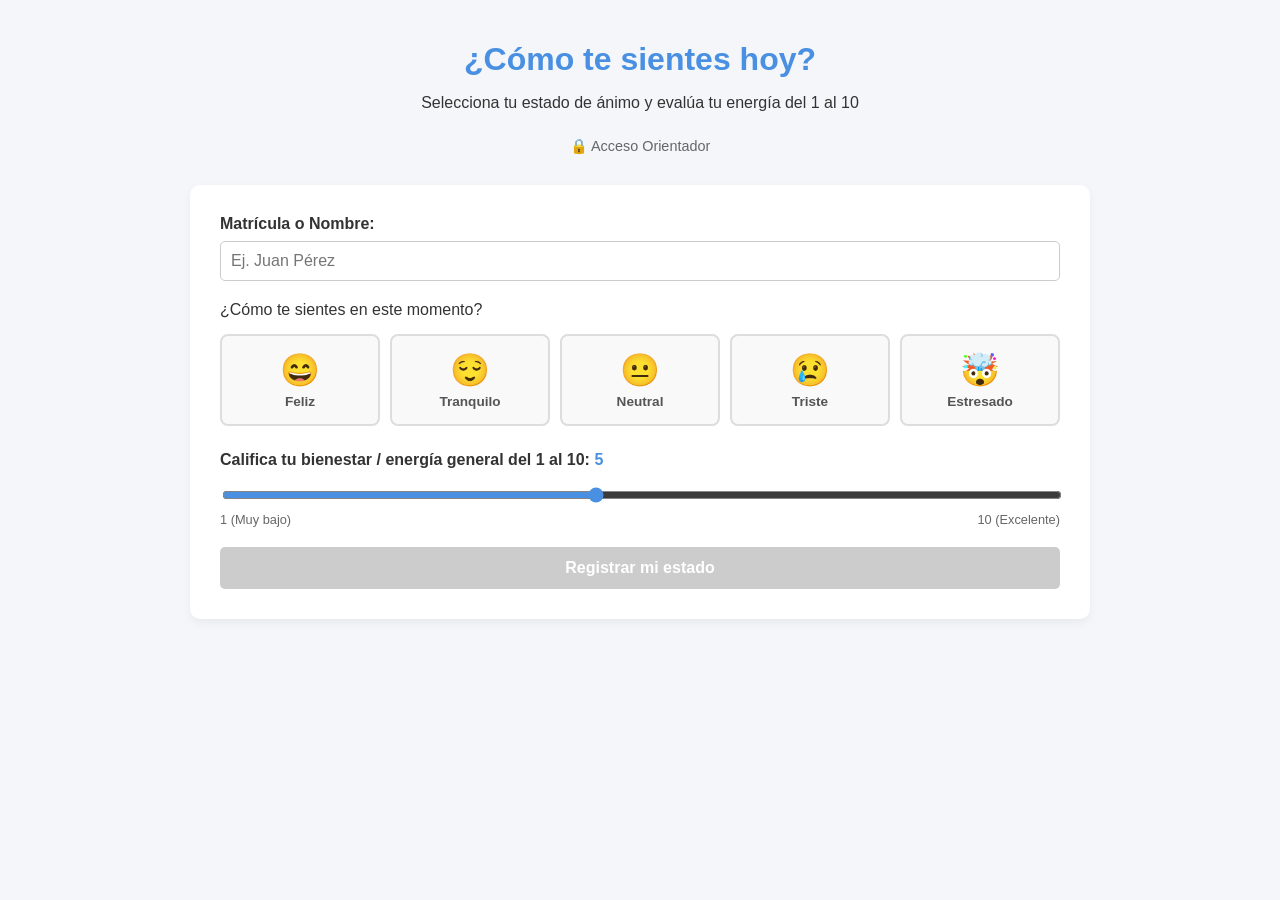
<file: index.html>
<!DOCTYPE html>
<html lang="es">
<head>
    <meta charset="UTF-8">
    <meta name="viewport" content="width=device-width, initial-scale=1.0">
    <title>Registro Emocional Estudiantil</title>
    <link rel="stylesheet" href="css/styles.css">
</head>
<body>
    <div class="container">
        <header>
            <h1>¿Cómo te sientes hoy?</h1>
            <p>Selecciona tu estado de ánimo y evalúa tu energía del 1 al 10</p>
            <a href="orientador.html" class="link-orientador">🔒 Acceso Orientador</a>
        </header>

        <main class="card">
            <form id="emotionForm">
                <div class="form-group">
                    <label for="studentName">Matrícula o Nombre:</label>
                    <input type="text" id="studentName" required placeholder="Ej. Juan Pérez">
                </div>

                <label>¿Cómo te sientes en este momento?</label>
                <div class="emotions-grid">
                    <button type="button" class="emotion-btn" data-emotion="Feliz">
                        <span class="emoji">😄</span>
                        <span class="label">Feliz</span>
                    </button>
                    <button type="button" class="emotion-btn" data-emotion="Tranquilo">
                        <span class="emoji">😌</span>
                        <span class="label">Tranquilo</span>
                    </button>
                    <button type="button" class="emotion-btn" data-emotion="Neutral">
                        <span class="emoji">😐</span>
                        <span class="label">Neutral</span>
                    </button>
                    <button type="button" class="emotion-btn" data-emotion="Triste">
                        <span class="emoji">😢</span>
                        <span class="label">Triste</span>
                    </button>
                    <button type="button" class="emotion-btn" data-emotion="Estresado">
                        <span class="emoji">🤯</span>
                        <span class="label">Estresado</span>
                    </button>
                </div>

                <input type="hidden" id="selectedEmotion">

                <div class="form-group" style="margin-top: 25px;">
                    <label for="scoreRange">Califica tu bienestar / energía general del 1 al 10: <span id="rangeValue" style="color: #4a90e2; font-weight: bold;">5</span></label>
                    <input type="range" id="scoreRange" min="1" max="10" value="5" class="slider">
                    <div class="range-labels">
                        <span>1 (Muy bajo)</span>
                        <span>10 (Excelente)</span>
                    </div>
                </div>

                <button type="submit" id="submitBtn" class="btn-primary" disabled>Registrar mi estado</button>
            </form>

            <div id="loadingMsg" class="loading-msg hidden">
                <p>Guardando tu registro en la nube...</p>
            </div>

            <div id="successMsg" class="success-msg hidden">
                <h3>¡Registro guardado con éxito!</h3>
                <p>Gracias por compartir cómo te sientes hoy.</p>
            </div>
        </main>
    </div>

    <script src="js/app.js"></script>
</body>
</html>
</file>
<file: css/styles.css>
body {
    font-family: Arial, sans-serif;
    background-color: #f4f6f9;
    color: #333;
    margin: 0;
    padding: 20px;
}

.container {
    max-width: 900px;
    margin: 0 auto;
}

header {
    text-align: center;
    margin-bottom: 30px;
}

header h1 {
    color: #4a90e2;
    margin-bottom: 5px;
}

.link-orientador {
    display: inline-block;
    margin-top: 10px;
    color: #666;
    text-decoration: none;
    font-size: 0.9rem;
}

.link-orientador:hover {
    color: #4a90e2;
}

.card {
    background: #ffffff;
    padding: 30px;
    border-radius: 10px;
    box-shadow: 0 4px 10px rgba(0,0,0,0.05);
}

.form-group {
    margin-bottom: 20px;
}

.form-group label {
    display: block;
    margin-bottom: 8px;
    font-weight: bold;
}

.form-group input[type="text"] {
    width: 100%;
    padding: 10px;
    border: 1px solid #ccc;
    border-radius: 5px;
    font-size: 1rem;
    box-sizing: border-box;
}

.slider {
    width: 100%;
    margin-top: 10px;
    accent-color: #4a90e2;
}

.range-labels {
    display: flex;
    justify-content: space-between;
    font-size: 0.8rem;
    color: #666;
    margin-top: 5px;
}

.emotions-grid {
    display: grid;
    grid-template-columns: repeat(auto-fit, minmax(90px, 1fr));
    gap: 10px;
    margin: 15px 0;
}

.emotion-btn {
    background: #f9f9f9;
    border: 2px solid #ddd;
    border-radius: 8px;
    padding: 15px 5px;
    cursor: pointer;
    display: flex;
    flex-direction: column;
    align-items: center;
    gap: 5px;
    transition: 0.2s;
}

.emotion-btn .emoji {
    font-size: 2rem;
}

.emotion-btn .label {
    font-size: 0.85rem;
    color: #555;
    font-weight: bold;
}

.emotion-btn:hover {
    border-color: #4a90e2;
    background: #eef5ff;
}

.emotion-btn.selected {
    border-color: #4a90e2;
    background: #eef5ff;
    box-shadow: 0 0 5px rgba(74, 144, 226, 0.4);
}

.btn-primary {
    background: #4a90e2;
    color: white;
    border: none;
    padding: 12px;
    width: 100%;
    border-radius: 5px;
    font-size: 1rem;
    font-weight: bold;
    cursor: pointer;
    transition: background 0.2s;
}

.btn-primary:hover:not(:disabled) {
    background: #357abd;
}

.btn-primary:disabled {
    background: #ccc;
    cursor: not-allowed;
}

.btn-secondary {
    background: #6c757d;
    color: white;
    border: none;
    padding: 10px 15px;
    border-radius: 5px;
    cursor: pointer;
}

.btn-secondary:hover {
    background: #5a6268;
}

.success-msg, .loading-msg {
    text-align: center;
    color: #28a745;
    margin-top: 15px;
}

.loading-msg {
    color: #4a90e2;
}

.hidden {
    display: none !important;
}

/* Modal y Estadísticas */
.modal {
    position: fixed;
    top: 0; left: 0; width: 100%; height: 100%;
    background: rgba(0,0,0,0.5);
    display: flex;
    justify-content: center;
    align-items: center;
}

.modal-content {
    background: white;
    padding: 30px;
    border-radius: 10px;
    text-align: center;
    width: 300px;
}

.modal-content input {
    width: 100%;
    padding: 10px;
    font-size: 1.5rem;
    text-align: center;
    letter-spacing: 5px;
    margin: 15px 0;
    box-sizing: border-box;
}

.error-text {
    color: red;
    font-size: 0.85rem;
    margin-top: 10px;
}

.stats-container {
    display: grid;
    grid-template-columns: repeat(auto-fit, minmax(200px, 1fr));
    gap: 15px;
    margin-bottom: 20px;
}

.stat-box {
    background: white;
    padding: 20px;
    border-radius: 8px;
    text-align: center;
    box-shadow: 0 2px 5px rgba(0,0,0,0.05);
}

.stat-box h3 {
    margin: 0 0 10px 0;
    font-size: 0.9rem;
    color: #777;
}

.stat-box p {
    margin: 0;
    font-size: 1.8rem;
    font-weight: bold;
    color: #4a90e2;
}

.charts-grid {
    display: grid;
    grid-template-columns: repeat(auto-fit, minmax(380px, 1fr));
    gap: 20px;
}

.chart-card h3 {
    margin-bottom: 15px;
    font-size: 1rem;
    color: #444;
}

.chart-container {
    position: relative;
    height: 250px;
    width: 100%;
}

.table-responsive {
    overflow-x: auto;
}

table {
    width: 100%;
    border-collapse: collapse;
    margin-top: 10px;
}

th, td {
    padding: 10px;
    border-bottom: 1px solid #ddd;
    text-align: left;
    font-size: 0.9rem;
}

th {
    background: #f1f1f1;
}
</file>
